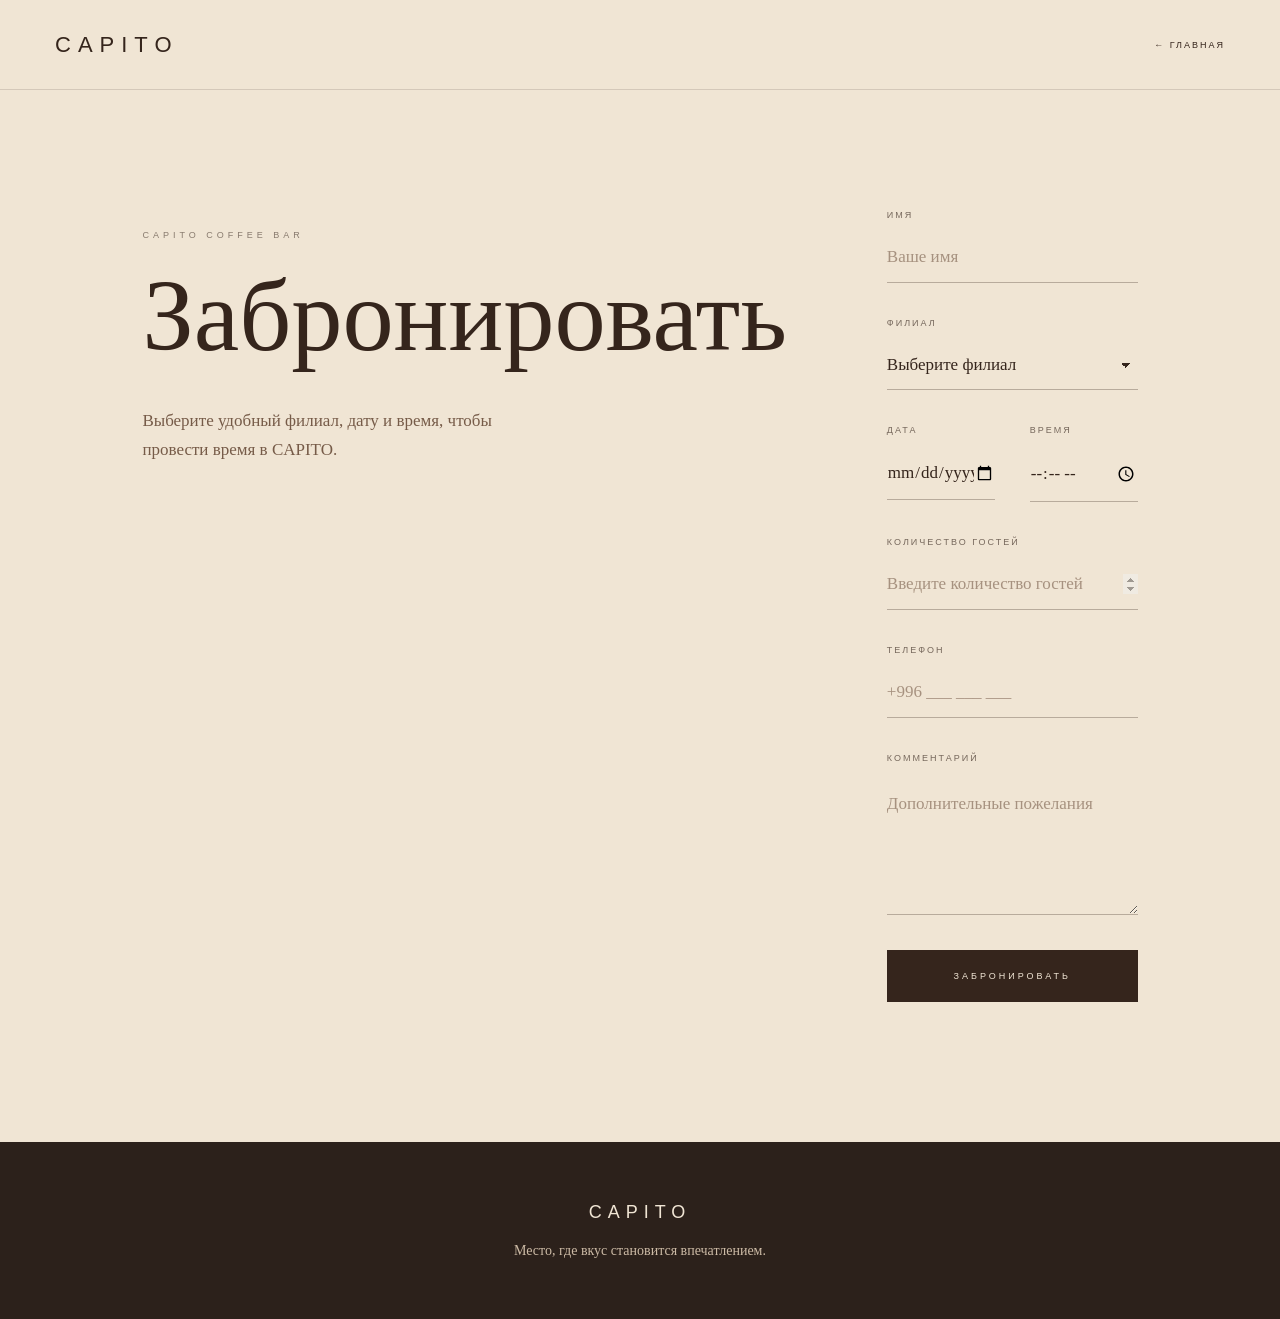
<file: booking.html>
<!DOCTYPE html>
<html lang="ru">

<head>
    <meta charset="UTF-8">
    <meta name="viewport" content="width=device-width, initial-scale=1.0">

    <title>CAPITO — Бронирование</title>

    <link rel="stylesheet" href="booking.css">
</head>

<body>

    <main class="booking-page">

    
        <header class="booking-header">

            <a href="index.html" class="booking-logo">
                CAPITO
            </a>

            <a href="index.html" class="booking-back">
                ← Главная
            </a>

        </header>


    
        <section class="booking">

        
            <div class="booking-intro">

                <span class="booking-label">
                    CAPITO COFFEE BAR
                </span>

                <h1>
                    Забронировать
                </h1>

                <p>
                    Выберите удобный филиал, дату и время,
                    чтобы провести время в CAPITO.
                </p>

            </div>


        
            <form class="booking-form">

            
                <div class="form-group">

                    <label for="name">
                        Имя
                    </label>

                    <input type="text" id="name" name="name" placeholder="Ваше имя" autocomplete="name" required>

                </div>


        
                <div class="form-group">

                    <label for="branch">
                        Филиал
                    </label>

                    <select id="branch" name="branch" required>

                        <option value="" disabled selected>
                            Выберите филиал
                        </option>

                        <option value="Байтик Баатыра, 1/4">
                            Байтик Баатыра, 1/4
                        </option>

                        <option value="Боконбаева, 103">
                            Боконбаева, 103
                        </option>

                        <option value="Токомбаева, 23/9">
                            Токомбаева, 23/9
                        </option>

                        <option value="Токомбаева, 43Б">
                            Токомбаева, 43Б
                        </option>

                        <option value="Турусбекова, 100">
                            Турусбекова, 100
                        </option>

                        <option value="Манаса, 49">
                            Манаса, 49
                        </option>

                        <option value="Тыналиева, 1/3">
                            Тыналиева, 1/3
                        </option>

                        <option value="Исанова, 41">
                            Исанова, 41
                        </option>

                        <option value="Абдумомунова, 221">
                            Абдумомунова, 221
                        </option>

                        <option value="Киевская, 148">
                            Киевская, 148
                        </option>

                        <option value="Горького, 1/2">
                            Горького, 1/2
                        </option>

                        <option value="Фрунзе, 282а">
                            Фрунзе, 282а
                        </option>

                        <option value="Чынгыза Айтматова, 3">
                            Чынгыза Айтматова, 3
                        </option>

                    </select>

                </div>


            
                <div class="form-row">

                    <div class="form-group">

                        <label for="date">
                            Дата
                        </label>

                        <input type="date" id="date" name="date" required>

                    </div>


                    <div class="form-group">

                        <label for="time">
                            Время
                        </label>

                        <input type="time" id="time" name="time" required>

                    </div>

                </div>


    
                <div class="form-group">

                    <label for="guests">
                        Количество гостей
                    </label>

                    <input type="number" id="guests" name="guests" placeholder="Введите количество гостей" min="1"
                        max="50" inputmode="numeric" required>

                </div>


             
                <div class="form-group">

                    <label for="phone">
                        Телефон
                    </label>

                    <input type="tel" id="phone" name="phone" placeholder="+996 ___ ___ ___" autocomplete="tel"
                        inputmode="tel" required>

                </div>


    
                <div class="form-group">

                    <label for="comment">
                        Комментарий
                    </label>

                    <textarea id="comment" name="comment" placeholder="Дополнительные пожелания" rows="4"></textarea>

                </div>


            
                <button type="submit" class="booking-button">
                    Забронировать
                </button>

            </form>

        </section>


        <footer class="booking-footer">

            <span class="booking-footer-logo">
                CAPITO
            </span>

            <p>
                Место, где вкус становится впечатлением.
            </p>

        </footer>

    </main>


    <script>

        const form = document.querySelector(".booking-form");

        form.addEventListener("submit", function (event) {

            event.preventDefault();

            const branch = document.querySelector("#branch").value;

            alert(
                "Спасибо! Ваша заявка на бронирование отправлена.\n\n" +
                "Филиал: " + branch
            );

            form.reset();

        });

    </script>

</body>

</html>
</file>
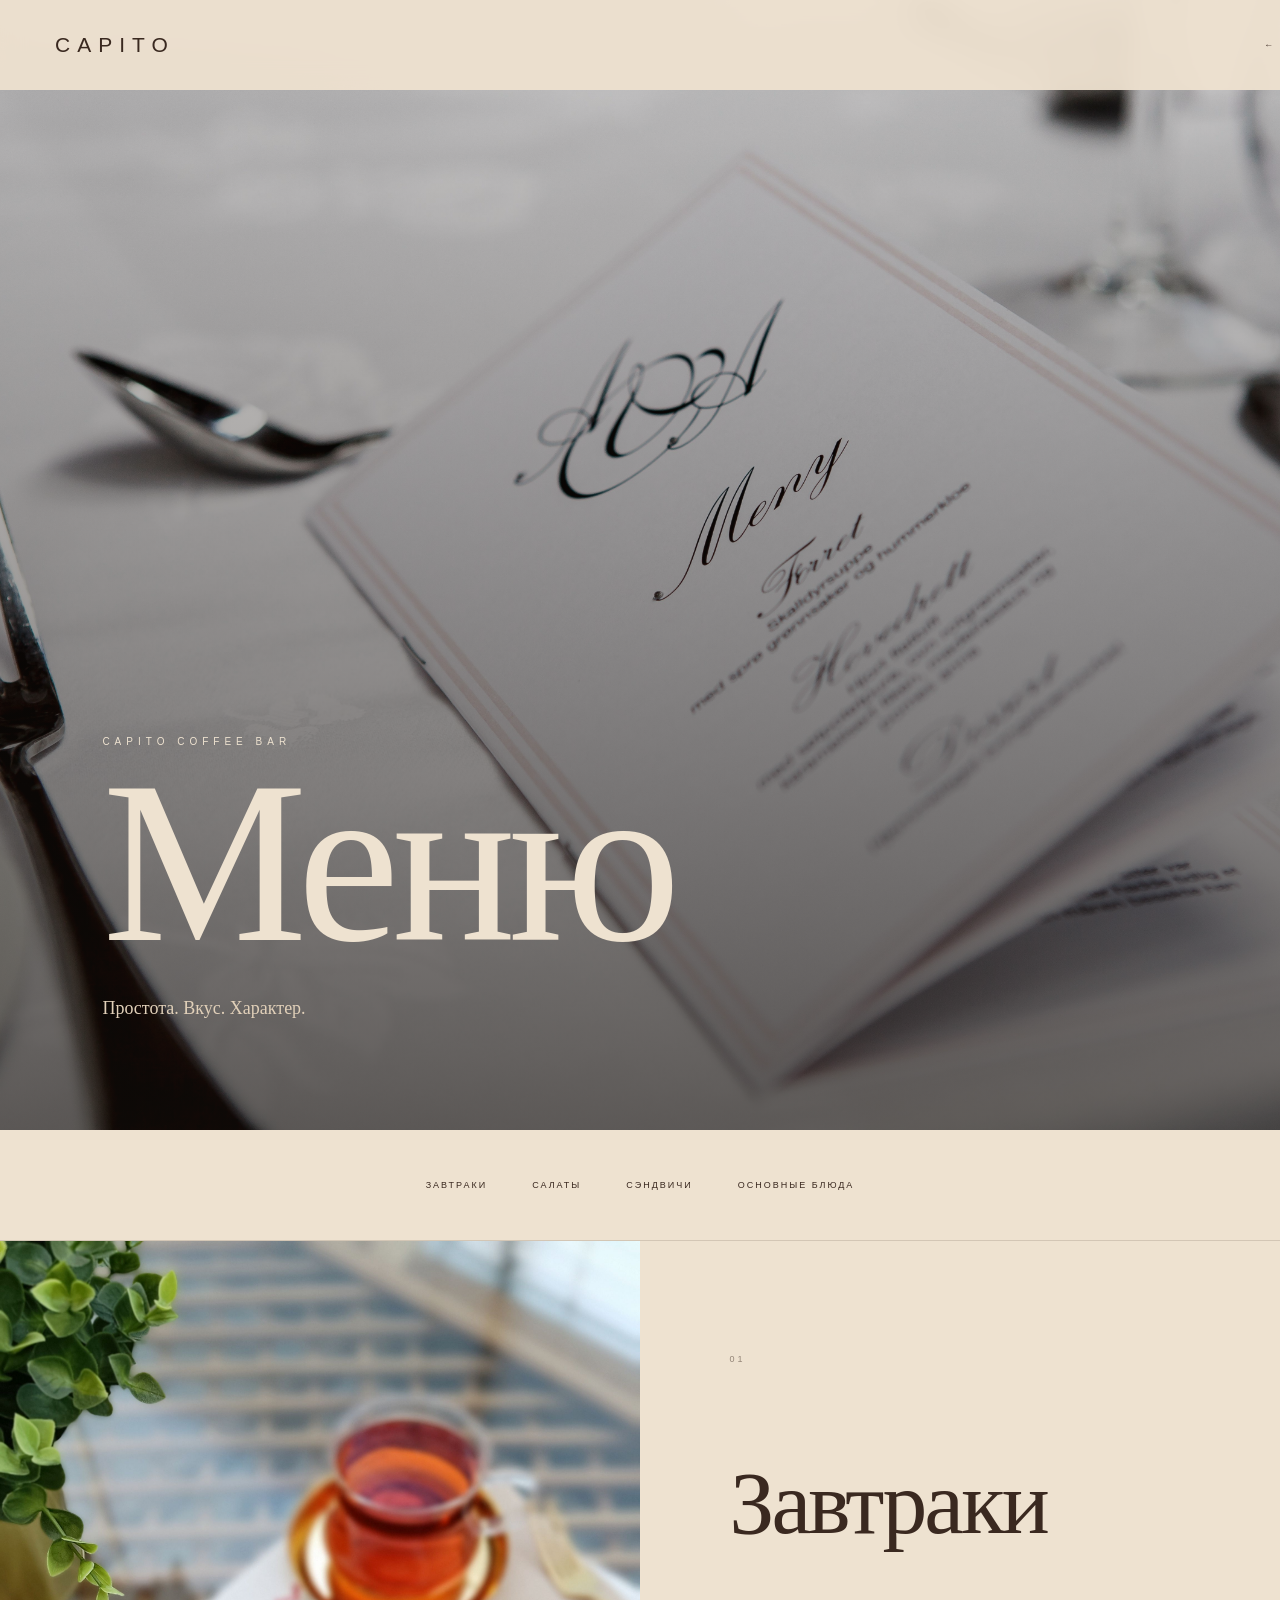
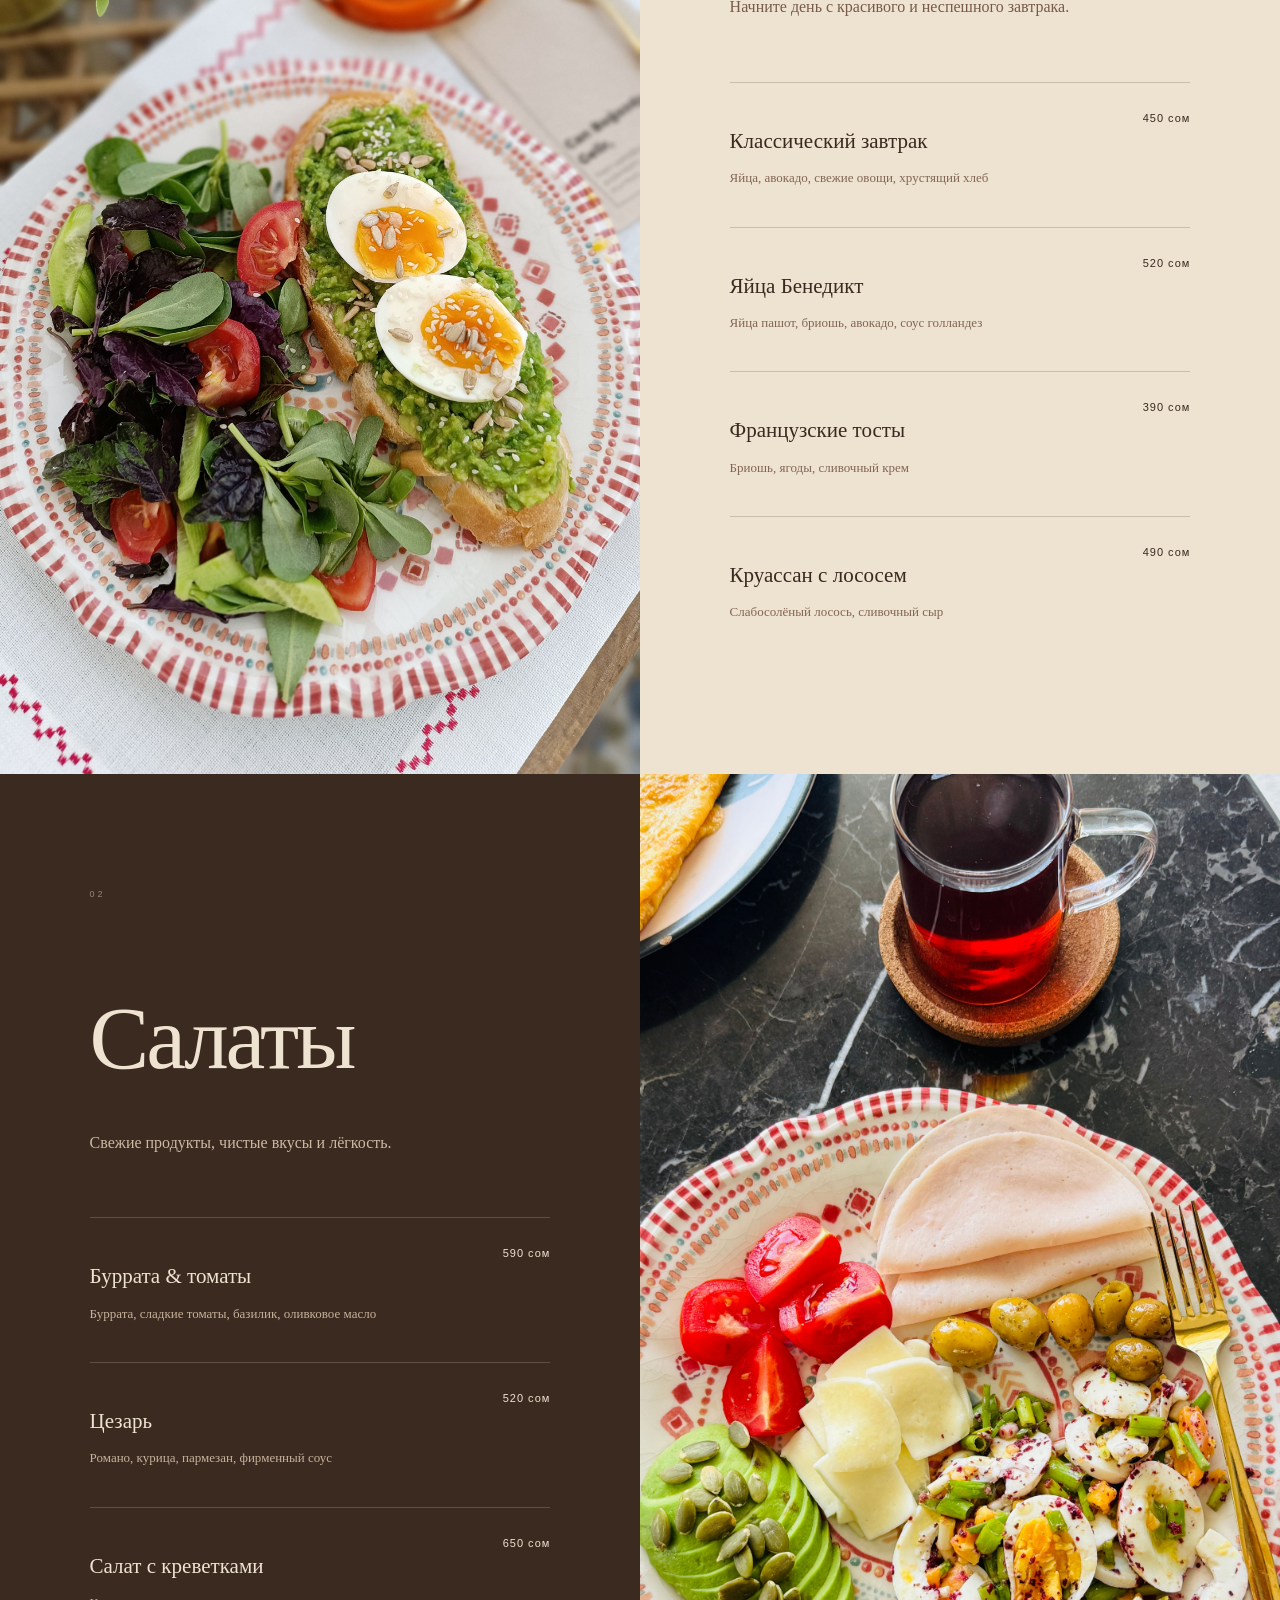
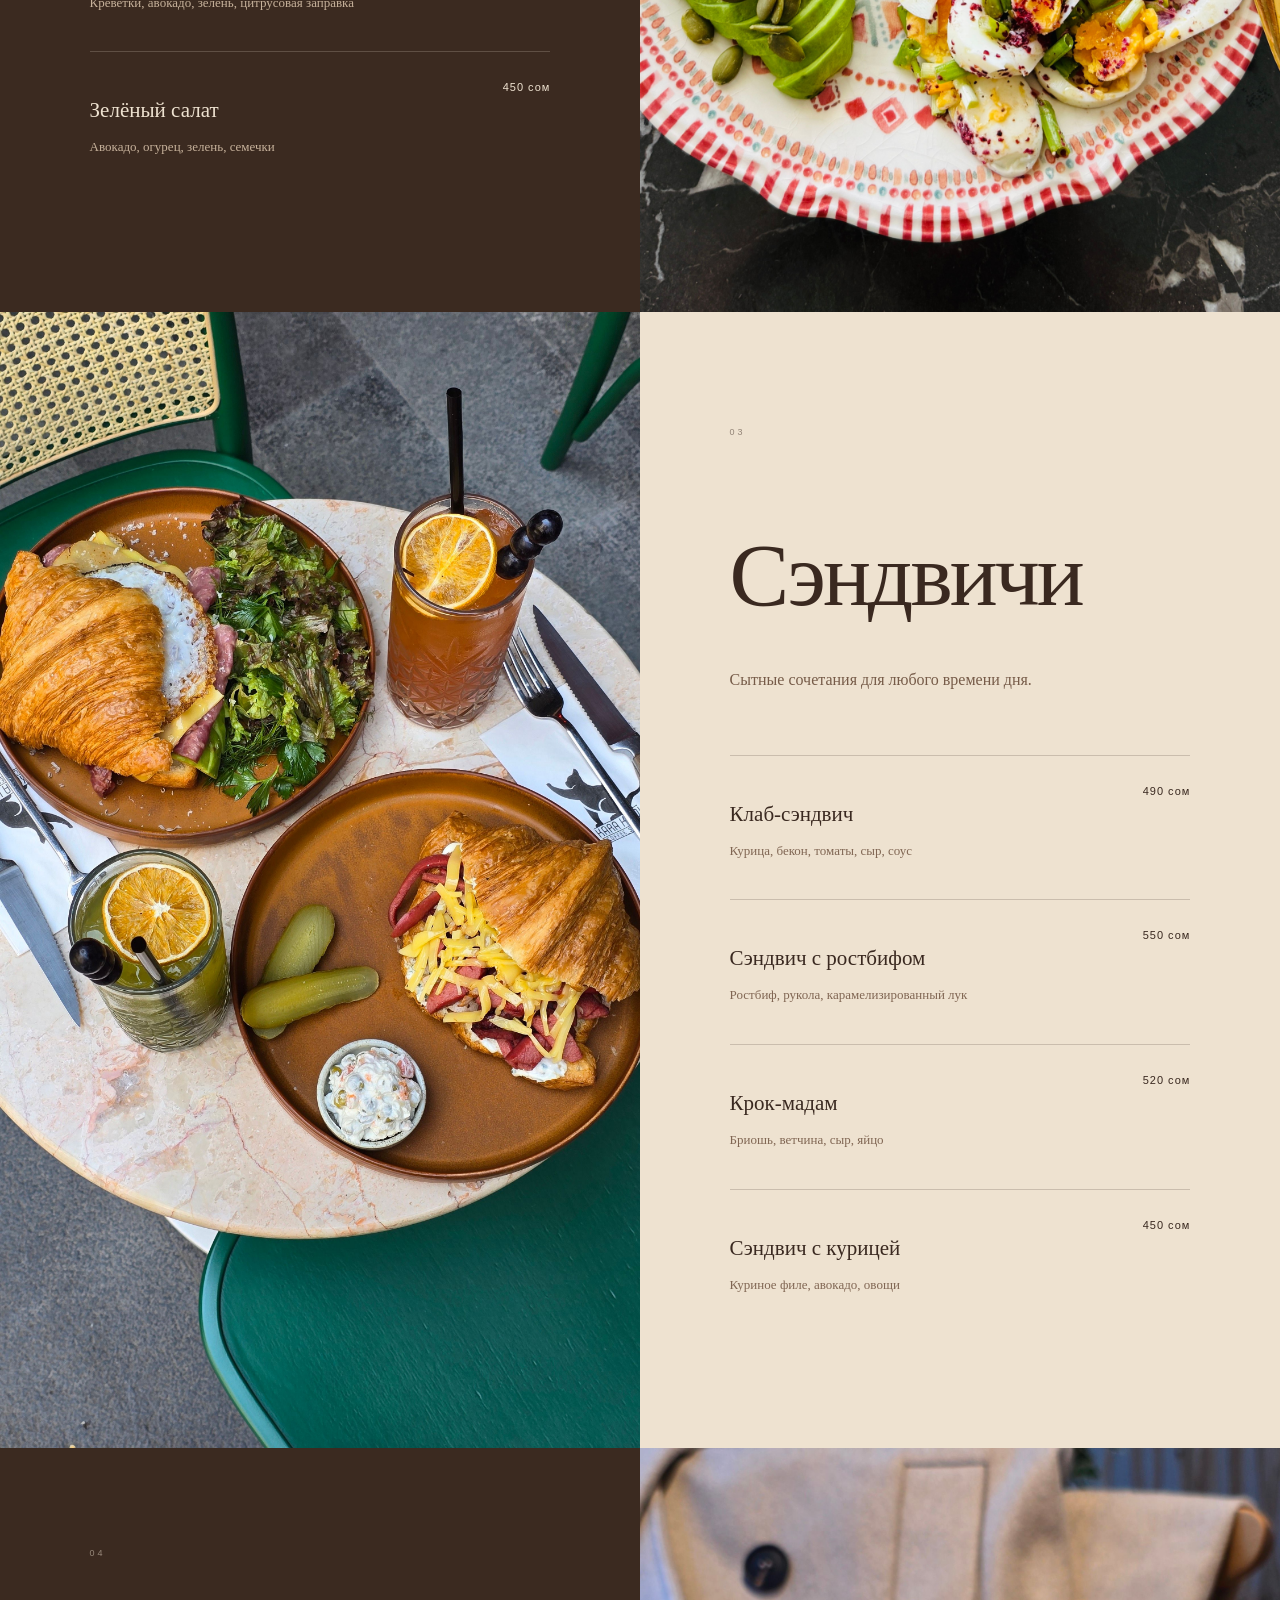
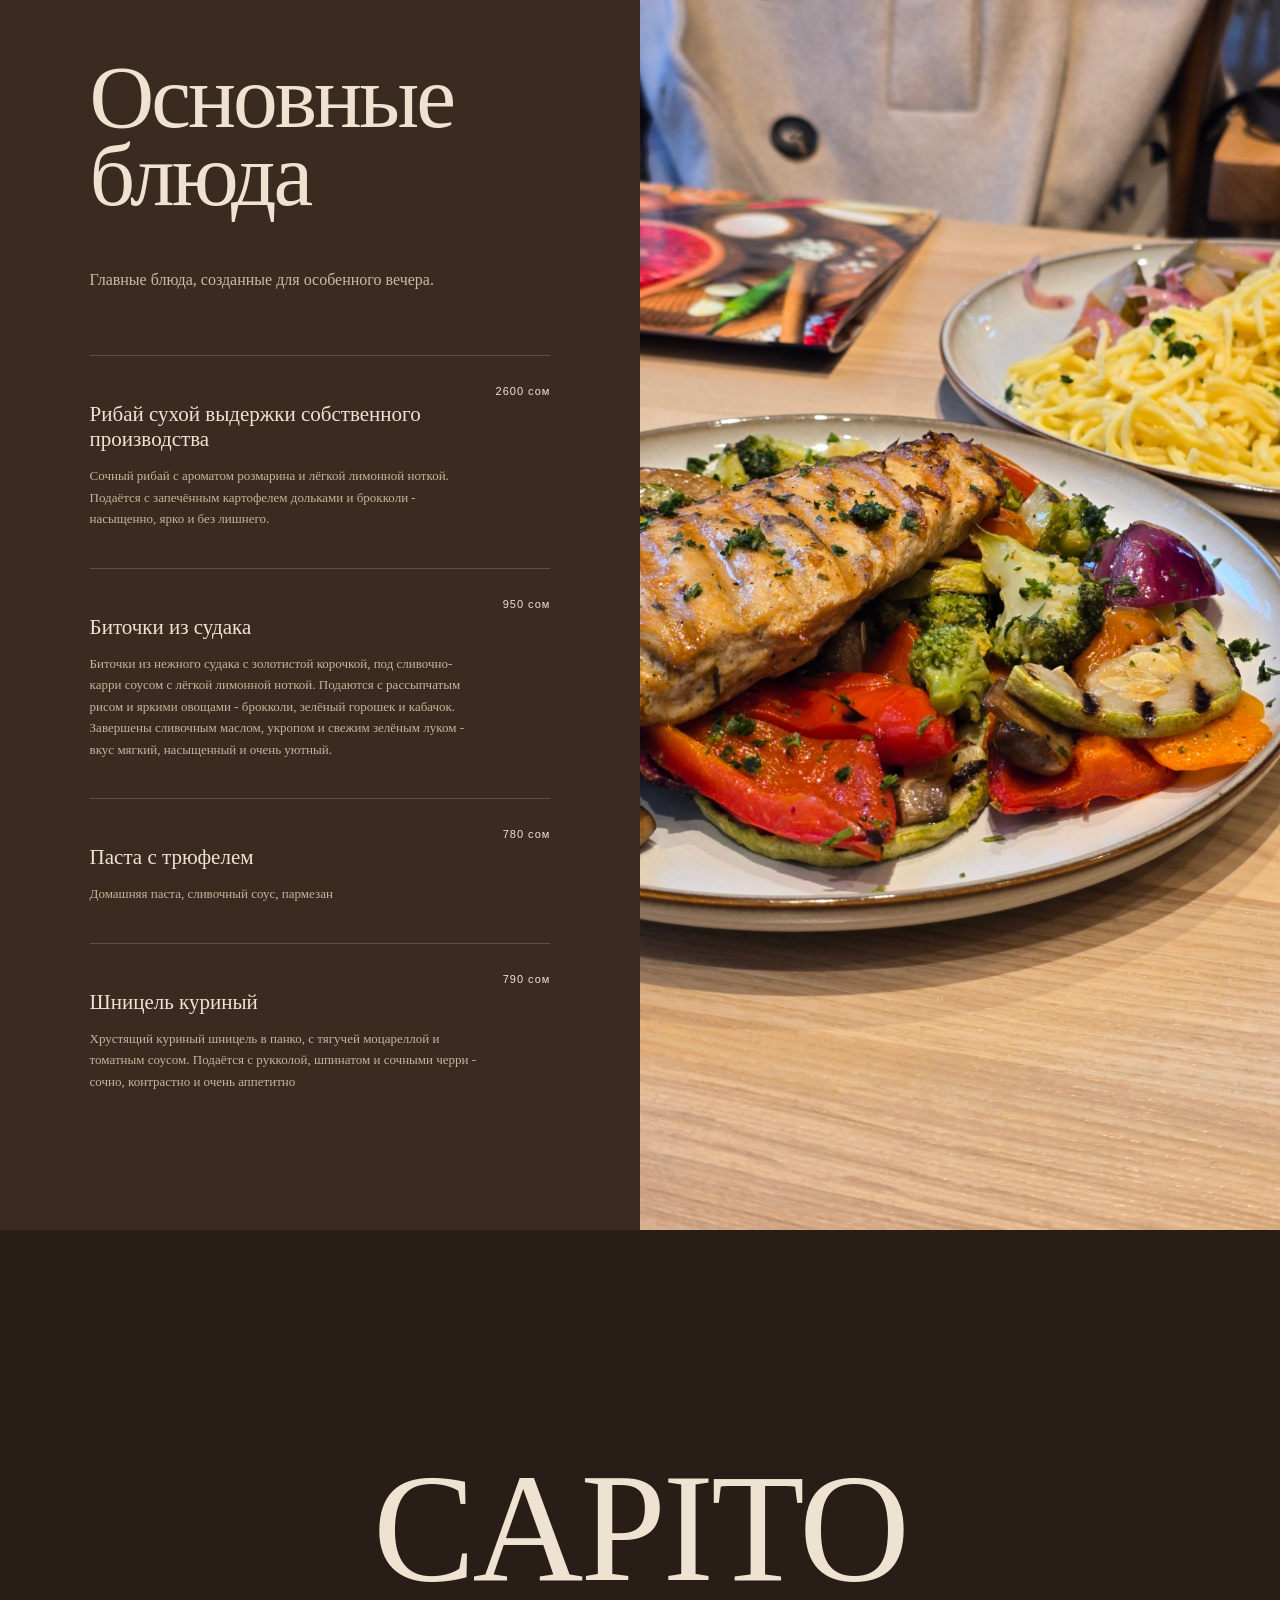
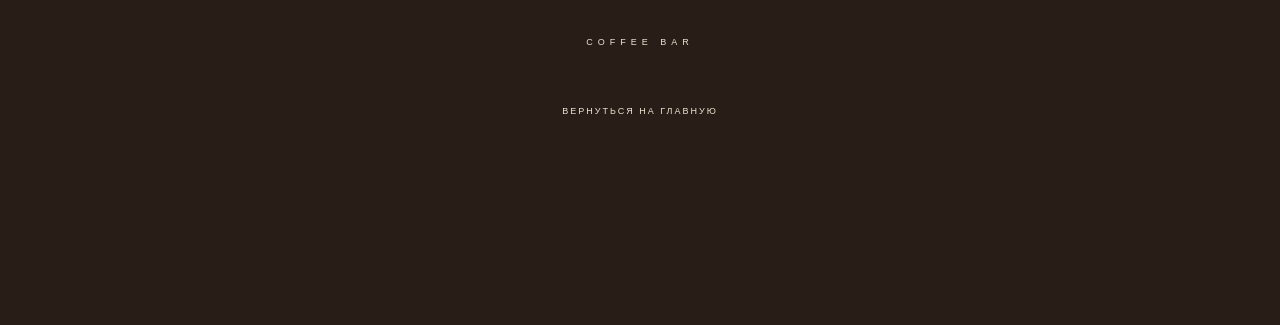
<file: menu.html>
<!DOCTYPE html>
<html lang="ru">

<head>
    <meta charset="UTF-8">

    <meta name="viewport" content="width=device-width, initial-scale=1.0">

    <title>CAPITO — Меню</title>

    <link rel="stylesheet" href="stylem.css">
</head>


<body class="menu-page">


    <header class="menu-header">

        <a href="index.html" class="menu-logo">
            CAPITO
        </a>

        <a href="index.html" class="menu-back">
            ← Главная
        </a>

    </header>



    <section class="menu-hero">

        <div class="menu-hero__content">

            <div class="menu-hero__small">
                CAPITO COFFEE BAR
            </div>

            <h1>Меню</h1>

            <p>
                Простота. Вкус. Характер.
            </p>

        </div>

        <div class="menu-hero__image">
            <img src="menu-main.jpg" alt="Блюдо CAPITO">
        </div>
        <div class="menu-scroll">
            <span>SCROLL</span>
            <i></i>
        </div>

    </section>



    <nav class="menu-nav">

        <a href="#breakfast">
            Завтраки
        </a>

        <a href="#salads">
            Салаты
        </a>

        <a href="#sandwiches">
            Сэндвичи
        </a>

        <a href="#main">
            Основные блюда
        </a>

    </nav>


    <section class="menu-category" id="breakfast">

        <div class="category-photo">


            <img src="breakfast.jpg" alt="Завтраки CAPITO">

        </div>


        <div class="category-content">

            <div class="category-number">
                01
            </div>

            <h2>
                Завтраки
            </h2>

            <p class="category-description">
                Начните день с красивого
                и неспешного завтрака.
            </p>


            <div class="dishes">


                <div class="dish">

                    <div>
                        <h3>
                            Классический завтрак
                        </h3>

                        <p>
                            Яйца, авокадо,
                            свежие овощи,
                            хрустящий хлеб
                        </p>
                    </div>

                    <span>
                        450 сом
                    </span>

                </div>


                <div class="dish">

                    <div>
                        <h3>
                            Яйца Бенедикт
                        </h3>

                        <p>
                            Яйца пашот,
                            бриошь, авокадо,
                            соус голландез
                        </p>
                    </div>

                    <span>
                        520 сом
                    </span>

                </div>


                <div class="dish">

                    <div>
                        <h3>
                            Французские тосты
                        </h3>

                        <p>
                            Бриошь, ягоды,
                            сливочный крем
                        </p>
                    </div>

                    <span>
                        390 сом
                    </span>

                </div>


                <div class="dish">

                    <div>
                        <h3>
                            Круассан с лососем
                        </h3>

                        <p>
                            Слабосолёный лосось,
                            сливочный сыр
                        </p>
                    </div>

                    <span>
                        490 сом
                    </span>

                </div>


            </div>

        </div>

    </section>



    <section class="menu-category menu-category--reverse" id="salads">

        <div class="category-photo">


            <img src="salads.jpg" alt="Салаты CAPITO">

        </div>


        <div class="category-content">

            <div class="category-number">
                02
            </div>

            <h2>
                Салаты
            </h2>

            <p class="category-description">
                Свежие продукты,
                чистые вкусы и лёгкость.
            </p>


            <div class="dishes">


                <div class="dish">

                    <div>

                        <h3>
                            Буррата & томаты
                        </h3>

                        <p>
                            Буррата, сладкие томаты,
                            базилик, оливковое масло
                        </p>

                    </div>

                    <span>
                        590 сом
                    </span>

                </div>


                <div class="dish">

                    <div>

                        <h3>
                            Цезарь
                        </h3>

                        <p>
                            Романо, курица,
                            пармезан, фирменный соус
                        </p>

                    </div>

                    <span>
                        520 сом
                    </span>

                </div>


                <div class="dish">

                    <div>

                        <h3>
                            Салат с креветками
                        </h3>

                        <p>
                            Креветки, авокадо,
                            зелень, цитрусовая заправка
                        </p>

                    </div>

                    <span>
                        650 сом
                    </span>

                </div>


                <div class="dish">

                    <div>

                        <h3>
                            Зелёный салат
                        </h3>

                        <p>
                            Авокадо, огурец,
                            зелень, семечки
                        </p>

                    </div>

                    <span>
                        450 сом
                    </span>

                </div>


            </div>

        </div>

    </section>

    <section class="menu-category" id="sandwiches">

        <div class="category-photo">


            <img src="sandwiches.jpg" alt="Сэндвичи CAPITO">

        </div>


        <div class="category-content">

            <div class="category-number">
                03
            </div>

            <h2>
                Сэндвичи
            </h2>

            <p class="category-description">
                Сытные сочетания
                для любого времени дня.
            </p>


            <div class="dishes">


                <div class="dish">

                    <div>

                        <h3>
                            Клаб-сэндвич
                        </h3>

                        <p>
                            Курица, бекон,
                            томаты, сыр, соус
                        </p>

                    </div>

                    <span>
                        490 сом
                    </span>

                </div>


                <div class="dish">

                    <div>

                        <h3>
                            Сэндвич с ростбифом
                        </h3>

                        <p>
                            Ростбиф, рукола,
                            карамелизированный лук
                        </p>

                    </div>

                    <span>
                        550 сом
                    </span>

                </div>


                <div class="dish">

                    <div>

                        <h3>
                            Крок-мадам
                        </h3>

                        <p>
                            Бриошь, ветчина,
                            сыр, яйцо
                        </p>

                    </div>

                    <span>
                        520 сом
                    </span>

                </div>


                <div class="dish">

                    <div>

                        <h3>
                            Сэндвич с курицей
                        </h3>

                        <p>
                            Куриное филе,
                            авокадо, овощи
                        </p>

                    </div>

                    <span>
                        450 сом
                    </span>

                </div>


            </div>

        </div>

    </section>




    <section class="menu-category menu-category--reverse" id="main">

        <div class="category-photo">

            <img src="main-dishes.jpg" alt="Основные блюда CAPITO">

        </div>


        <div class="category-content">

            <div class="category-number">
                04
            </div>

            <h2>
                Основные блюда
            </h2>

            <p class="category-description">
                Главные блюда,
                созданные для особенного вечера.
            </p>


            <div class="dishes">


                <div class="dish">

                    <div>

                        <h3>
                            Рибай сухой выдержки собственного производства
                        </h3>

                        <p>
                            Сочный рибай с ароматом розмарина и лёгкой лимонной ноткой. Подаётся с запечённым картофелем
                            дольками и брокколи - насыщенно, ярко и без лишнего.


                        </p>

                    </div>

                    <span>
                        2600 сом
                    </span>

                </div>


                <div class="dish">

                    <div>

                        <h3>
                            Биточки из судака
                        </h3>

                        <p>
                            Биточки из нежного судака с золотистой корочкой, под сливочно-карри соусом с лёгкой лимонной
                            ноткой. Подаются с рассыпчатым рисом и яркими овощами - брокколи, зелёный горошек и кабачок.
                            Завершены сливочным маслом, укропом и свежим зелёным луком - вкус мягкий, насыщенный и очень
                            уютный.


                        </p>

                    </div>

                    <span>
                        950 сом
                    </span>

                </div>


                <div class="dish">

                    <div>

                        <h3>
                            Паста с трюфелем
                        </h3>

                        <p>
                            Домашняя паста,
                            сливочный соус, пармезан
                        </p>

                    </div>

                    <span>
                        780 сом
                    </span>

                </div>


                <div class="dish">

                    <div>

                        <h3>
                            Шницель куриный
                        </h3>

                        <p>
                            Хрустящий куриный шницель в панко, с тягучей моцареллой и томатным соусом. Подаётся с
                            рукколой, шпинатом и сочными черри - сочно, контрастно и очень аппетитно
                        </p>

                    </div>

                    <span>
                        790 сом
                    </span>

                </div>


            </div>

        </div>

    </section>



    <footer class="menu-footer">

        <div class="footer-logo">
            CAPITO
        </div>

        <p>
            COFFEE BAR
        </p>

        <a href="index.html">
            Вернуться на главную
        </a>

    </footer>


</body>

</html>
</file>
<file: booking.css>
* {
    margin: 0;
    padding: 0;
    box-sizing: border-box;
}

img,
input,
textarea,
select,
button {
    max-width: 100%;
}

html {
    width: 100%;
    overflow-x: hidden;
    scroll-behavior: smooth;
}

body {
    width: 100%;
    min-height: 100vh;
    margin: 0;

    overflow-x: hidden;

    background: #f0e5d4;
    color: #35251c;

    font-family:
        Georgia,
        "Times New Roman",
        serif;
}

a {
    color: inherit;
    text-decoration: none;
}

.booking-page {
    width: 100%;
    min-height: 100vh;

    display: flex;
    flex-direction: column;
}



.booking-header {
    width: 100%;
    height: 90px;

    padding: 0 55px;

    display: flex;
    align-items: center;
    justify-content: space-between;

    border-bottom: 1px solid rgba(53, 37, 28, 0.15);
}

.booking-logo {
    font-family: Arial, sans-serif;

    font-size: 22px;
    letter-spacing: 7px;

    white-space: nowrap;
}

.booking-back {
    font-family: Arial, sans-serif;

    font-size: 9px;
    letter-spacing: 2px;

    text-transform: uppercase;

    white-space: nowrap;

    transition: opacity 0.3s ease;
}

.booking-back:hover {
    opacity: 0.55;
}



.booking {
    width: 100%;
    max-width: 1200px;

    margin: 0 auto;

    padding: 120px 8vw 140px;

    display: grid;

    grid-template-columns: 1fr 1fr;

    gap: 100px;
}



.booking-intro {
    padding-top: 20px;
}

.booking-intro span {
    display: block;

    font-family: Arial, sans-serif;

    font-size: 9px;
    letter-spacing: 4px;

    opacity: 0.55;
}

.booking-intro h1 {
    margin-top: 30px;

    font-size: clamp(65px, 8vw, 120px);

    font-weight: 400;

    line-height: 0.9;
}

.booking-intro p {
    max-width: 380px;

    margin-top: 45px;

    font-size: 17px;

    line-height: 1.7;

    color: #765b48;
}


.booking-form {
    width: 100%;
    max-width: 520px;
}



.form-group {
    width: 100%;

    margin-bottom: 35px;
}

.form-group label {
    display: block;

    margin-bottom: 12px;

    font-family: Arial, sans-serif;

    font-size: 9px;
    letter-spacing: 2px;

    text-transform: uppercase;

    opacity: 0.65;
}



.form-group input,
.form-group select,
.form-group textarea {

    display: block;

    width: 100%;
    max-width: 100%;
    min-width: 0;

    padding: 15px 0;

    border: none;

    border-bottom: 1px solid rgba(53, 37, 28, 0.3);

    outline: none;

    background: transparent;

    color: #35251c;

    font-family:
        Georgia,
        "Times New Roman",
        serif;

    font-size: 17px;

    transition: border-color 0.3s ease;
}

.form-group input:focus,
.form-group select:focus,
.form-group textarea:focus {
    border-bottom-color: #35251c;
}

.form-group input::placeholder,
.form-group textarea::placeholder {
    color: #765b48;

    opacity: 0.6;
}


.form-group select {
    cursor: pointer;

    appearance: none;
    -webkit-appearance: none;

    padding-right: 30px;

    background-image:
        linear-gradient(45deg,
            transparent 50%,
            #35251c 50%),
        linear-gradient(135deg,
            #35251c 50%,
            transparent 50%);

    background-position:
        calc(100% - 12px) 52%,
        calc(100% - 7px) 52%;

    background-size:
        5px 5px,
        5px 5px;

    background-repeat: no-repeat;
}

.form-group select option {
    background: #f0e5d4;
    color: #35251c;

    font-family:
        Georgia,
        "Times New Roman",
        serif;
}



#guests {
    width: 100%;
    max-width: 100%;

    appearance: textfield;
    -moz-appearance: textfield;
}

#guests::-webkit-inner-spin-button,
#guests::-webkit-outer-spin-button {
    opacity: 0.5;
}



.form-group textarea {
    resize: vertical;

    min-height: 100px;

    line-height: 1.6;
}



.form-row {
    width: 100%;
    max-width: 100%;

    display: grid;

    grid-template-columns:
        minmax(0, 1fr) minmax(0, 1fr);

    gap: 35px;
}

.form-row .form-group {
    min-width: 0;
}

.form-group input[type="date"],
.form-group input[type="time"] {
    width: 100%;
    min-width: 0;
}


.booking-button {
    display: flex;

    align-items: center;
    justify-content: center;

    width: 100%;
    max-width: 100%;

    margin-top: 15px;

    padding: 20px 30px;

    border: 1px solid #35251c;

    background: #35251c;

    color: #f0e5d4;

    font-family: Arial, sans-serif;

    font-size: 9px;

    letter-spacing: 3px;

    text-transform: uppercase;

    cursor: pointer;

    transition:
        background 0.3s ease,
        color 0.3s ease;
}

.booking-button:hover {
    background: transparent;

    color: #35251c;
}


.booking-footer {
    width: 100%;

    margin-top: auto;

    padding: 60px 55px;

    background: #2c211b;

    color: #f0e5d4;

    text-align: center;
}

.booking-footer span {
    font-family: Arial, sans-serif;

    font-size: 18px;

    letter-spacing: 6px;
}

.booking-footer p {
    margin-top: 20px;

    font-size: 14px;

    color: #cdbba6;
}


@media (max-width: 900px) {

    html,
    body {
        width: 100%;
        max-width: 100%;

        min-width: 0;

        overflow-x: hidden;
    }




    .booking-header {
        width: 100%;

        height: 70px;

        padding: 0 20px;

        display: flex;

        align-items: center;
        justify-content: space-between;
    }

    .booking-logo {
        font-size: 18px;

        letter-spacing: 5px;

        white-space: nowrap;
    }

    .booking-back {
        font-size: 8px;

        letter-spacing: 1.5px;

        white-space: nowrap;
    }




    .booking {
        display: block;

        width: 100%;
        max-width: 100%;

        margin: 0;

        padding: 75px 20px 90px;
    }



    .booking-intro {
        width: 100%;
        max-width: 100%;

        padding: 0;
    }

    .booking-intro span {
        display: block;

        font-size: 8px;

        letter-spacing: 3px;

        white-space: nowrap;
    }

    .booking-intro h1 {
        width: 100%;
        max-width: 100%;

        margin-top: 25px;

        font-size: clamp(50px, 15vw, 78px);

        font-weight: 400;

        line-height: 0.9;

        overflow-wrap: break-word;
        word-break: normal;
    }

    .booking-intro p {
        width: 100%;

        max-width: 340px;

        margin-top: 30px;

        font-size: 15px;

        line-height: 1.75;
    }



    .booking-form {
        width: 100%;
        max-width: 100%;

        margin-top: 60px;
    }




    .form-group {
        width: 100%;

        min-width: 0;

        margin-bottom: 28px;
    }

    .form-group label {
        display: block;

        margin-bottom: 10px;

        font-size: 8px;

        letter-spacing: 1.8px;

        white-space: nowrap;
    }


    /* INPUTS */

    .form-group input,
    .form-group select,
    .form-group textarea {

        display: block;

        width: 100%;
        max-width: 100%;
        min-width: 0;

        padding: 13px 0;

        border-radius: 0;

        font-size: 16px;
    }

    .form-group input::placeholder,
    .form-group textarea::placeholder {
        font-size: 14px;
    }




    .form-group select {
        font-size: 15px;

        padding-right: 25px;
    }



    .form-row {
        width: 100%;
        max-width: 100%;

        min-width: 0;

        display: grid;

        grid-template-columns:
            minmax(0, 1fr) minmax(0, 1fr);

        gap: 15px;
    }

    .form-row .form-group {
        min-width: 0;
    }

    .form-row input {
        width: 100%;

        min-width: 0;
    }

    .form-group input[type="date"],
    .form-group input[type="time"] {

        width: 100%;

        min-width: 0;

        font-size: 14px;
    }

    #guests {
        width: 100%;

        max-width: 100%;

        min-width: 0;

        font-size: 16px;
    }


   

    #phone {
        width: 100%;

        max-width: 100%;

        min-width: 0;
    }




    .form-group textarea {

        width: 100%;

        max-width: 100%;

        min-height: 110px;

        line-height: 1.5;

        resize: vertical;
    }


    .booking-button {

        display: flex;

        align-items: center;
        justify-content: center;

        width: 100%;

        max-width: 100%;

        min-height: 55px;

        margin-top: 5px;

        padding: 18px 15px;

        font-size: 8px;

        letter-spacing: 2.5px;

        white-space: nowrap;
    }




    .booking-footer {

        width: 100%;

        max-width: 100%;

        padding: 50px 20px 35px;

        text-align: center;
    }

    .booking-footer span {

        font-size: 17px;

        letter-spacing: 5px;
    }

    .booking-footer p {

        max-width: 100%;

        margin-top: 15px;

        font-size: 13px;

        line-height: 1.6;
    }
}



@media (max-width: 480px) {

    .booking-header {

        height: 65px;

        padding: 0 16px;
    }

    .booking-logo {

        font-size: 16px;

        letter-spacing: 4px;
    }

    .booking-back {

        font-size: 7px;

        letter-spacing: 1px;
    }


  

    .booking {

        padding: 65px 16px 75px;
    }



    .booking-intro h1 {

        font-size: clamp(48px, 15vw, 70px);
    }

    .booking-intro p {

        max-width: 300px;

        font-size: 14px;

        line-height: 1.7;
    }


   

    .booking-form {

        margin-top: 50px;
    }




    .form-group select {

        font-size: 14px;

        padding-right: 25px;
    }



    .form-row {

        gap: 12px;
    }

    .form-group input[type="date"],
    .form-group input[type="time"] {

        font-size: 13px;
    }




    .form-group input,
    .form-group select,
    .form-group textarea {

        font-size: 15px;
    }



    .booking-button {

        min-height: 54px;

        padding: 17px 10px;

        font-size: 7px;

        letter-spacing: 2px;
    }



    .booking-footer {

        padding: 42px 16px 30px;
    }

    .booking-footer span {

        font-size: 16px;

        letter-spacing: 4px;
    }

    .booking-footer p {

        font-size: 12px;
    }
}



@media (max-width: 360px) {

    .booking-header {

        padding: 0 14px;
    }

    .booking-logo {

        font-size: 15px;

        letter-spacing: 3px;
    }

    .booking-back {

        font-size: 6.5px;
    }


    .booking {

        padding-left: 14px;

        padding-right: 14px;
    }


    .booking-intro h1 {

        font-size: 14.5vw;
    }


    .form-row {

        gap: 8px;
    }


    .form-group input[type="date"],
    .form-group input[type="time"] {

        font-size: 12px;
    }


    .form-group select {

        font-size: 13px;
    }


    .booking-button {

        font-size: 7px;

        letter-spacing: 1.5px;
    }


    .booking-footer {

        padding-left: 14px;

        padding-right: 14px;
    }
}
</file>
<file: stylem.css>
.menu-page {
    margin: 0;
    padding: 0;

    background: #eee2d0;
    color: #3a2920;

    overflow-x: hidden;
}


.menu-header {
    position: absolute;

    top: 0;
    left: 0;

    width: 100%;
    height: 90px;

    padding: 0 55px;

    display: flex;
    align-items: center;
    justify-content: space-between;

    z-index: 100;

    background: rgba(238, 226, 208, 0.94);

    backdrop-filter: blur(12px);
}


.menu-logo {
    font-family:
        Arial,
        sans-serif;

    color: #3a2920;

    font-size: 21px;

    letter-spacing: 7px;

    text-decoration: none;
}


.menu-back {
    font-family:
        Arial,
        sans-serif;

    color: #3a2920;

    font-size: 9px;

    letter-spacing: 2px;

    text-transform: uppercase;

    text-decoration: none;
}


.menu-hero {
    position: relative;

    width: 100%;

    height: 100vh;
    min-height: 700px;

    padding: 140px 8vw 90px;

    display: flex;

    align-items: flex-end;

    justify-content: flex-start;

    overflow: hidden;

    background: #281d17;

    color: #eee2d0;
}


.menu-hero__image {
    position: absolute;

    inset: 0;

    width: 100%;
    height: 100%;

    overflow: hidden;

    z-index: 0;

    background: #281d17;
}


.menu-hero__image::after {
    content: "";

    position: absolute;

    inset: 0;

    background:
        linear-gradient(to bottom,
            rgba(20, 14, 10, 0.15),
            rgba(20, 14, 10, 0.65));

    z-index: 1;

    pointer-events: none;
}


.menu-hero__image img {
    width: 100%;
    height: 100%;

    display: block;

    object-fit: cover;

    object-position: center;

    transition:
        transform 1.5s cubic-bezier(0.22,
            1,
            0.36,
            1);
}


.menu-hero:hover .menu-hero__image img {
    transform: scale(1.025);
}


.menu-hero__content {
    position: relative;

    z-index: 2;

    width: 100%;

    max-width: 1000px;
}


.menu-hero__small {
    font-family:
        Arial,
        sans-serif;

    font-size: 10px;

    letter-spacing: 5px;

    text-transform: uppercase;

    margin-bottom: 30px;

    color: #eee2d0;
}


.menu-hero h1 {
    margin: 0;

    font-size:
        clamp(100px,
            18vw,
            250px);

    font-weight: 400;

    line-height: 0.75;

    letter-spacing: -7px;

    color: #eee2d0;

    max-width: 100%;
}


.menu-hero p {
    margin-top: 45px;

    font-size: 18px;

    line-height: 1.5;

    color: #e1d0b9;

    max-width: 400px;
}



.menu-scroll {
    position: absolute;

    right: 8vw;
    bottom: 45px;

    z-index: 5;

    display: flex;

    flex-direction: column;

    align-items: center;

    gap: 12px;

    color: #eee2d0;
}


.menu-scroll span {
    font-family:
        Arial,
        sans-serif;

    font-size: 8px;

    letter-spacing: 3px;

    writing-mode: vertical-rl;

    opacity: 0.7;
}


.menu-scroll i {
    display: block;

    width: 1px;
    height: 55px;

    background: #eee2d0;

    opacity: 0.6;

    animation:
        scrollLine 1.8s ease-in-out infinite;
}


@keyframes scrollLine {

    0% {
        transform: scaleY(0);

        transform-origin: top;

        opacity: 0;
    }

    40% {
        transform: scaleY(1);

        transform-origin: top;

        opacity: 0.7;
    }

    70% {
        transform: scaleY(1);

        transform-origin: bottom;

        opacity: 0.7;
    }

    100% {
        transform: scaleY(0);

        transform-origin: bottom;

        opacity: 0;
    }
}


.menu-nav {
    position: relative;

    top: auto;

    z-index: 50;

    min-height: 70px;

    padding: 20px 8vw;

    display: flex;

    align-items: center;

    justify-content: center;

    gap: 45px;

    background: #eee2d0;

    border-bottom:
        1px solid rgba(58,
            41,
            32,
            0.15);
}


.menu-nav a {
    position: relative;

    font-family:
        Arial,
        sans-serif;

    color: #3a2920;

    font-size: 9px;

    letter-spacing: 2px;

    text-transform: uppercase;

    text-decoration: none;
}


.menu-nav a::after {
    content: "";

    position: absolute;

    left: 0;

    bottom: -7px;

    width: 0;

    height: 1px;

    background: #76523c;

    transition:
        width 0.3s ease;
}


.menu-nav a:hover::after {
    width: 100%;
}



.menu-category {
    min-height: 100vh;

    display: grid;

    grid-template-columns: 50% 50%;

    background: #eee2d0;
}


.menu-category--reverse {
    background: #3b2a20;

    color: #eee2d0;
}


.menu-category--reverse .category-content {
    order: 1;
}


.menu-category--reverse .category-photo {
    order: 2;
}



.category-photo {
    min-height: 100vh;

    overflow: hidden;

    background: #cdb99f;
}


.category-photo img {
    width: 100%;
    height: 100%;

    display: block;

    object-fit: cover;

    object-position: center;

    transition:
        transform 1.2s cubic-bezier(0.22,
            1,
            0.36,
            1);
}


.category-photo:hover img {
    transform: scale(1.04);
}


.category-content {
    min-width: 0;

    padding:
        100px 7vw;

    display: flex;

    flex-direction: column;

    justify-content: center;
}


.category-number {
    font-family:
        Arial,
        sans-serif;

    font-size: 9px;

    letter-spacing: 3px;

    opacity: 0.5;

    margin-bottom: 25px;
}


.category-content h2 {
    max-width: 650px;

    font-size:
        clamp(60px,
            7vw,
            115px);

    font-weight: 400;

    line-height: 0.88;

    letter-spacing: -3px;

    margin-bottom: 35px;
}


.category-description {
    max-width: 400px;

    font-size: 16px;

    line-height: 1.8;

    color: #765b48;

    margin-bottom: 60px;
}


.menu-category--reverse .category-description {
    color: #cdb9a3;
}



.dishes {
    width: 100%;

    max-width: 700px;
}


.dish {
    display: grid;

    grid-template-columns:
        1fr auto;

    gap: 25px;

    padding: 25px 0;

    border-top:
        1px solid rgba(58,
            41,
            32,
            0.2);

    transition:
        padding-left 0.3s ease;

    min-width: 0;
}


.menu-category--reverse .dish {
    border-color:
        rgba(238,
            226,
            208,
            0.2);
}


.dish:hover {
    padding-left: 10px;
}


.dish h3 {
    font-size: 21px;

    font-weight: 400;

    line-height: 1.2;

    margin-bottom: 8px;
}


.dish p {
    max-width: 400px;

    font-size: 13px;

    line-height: 1.65;

    color: #806653;
}


.menu-category--reverse .dish p {
    color: #c7b29b;
}


.dish span {
    font-family:
        Arial,
        sans-serif;

    font-size: 11px;

    letter-spacing: 1px;

    white-space: nowrap;

    padding-top: 4px;
}


.menu-footer {
    min-height: 55vh;

    padding:
        100px 8vw;

    display: flex;

    flex-direction: column;

    justify-content: center;

    align-items: center;

    text-align: center;

    background: #281d17;

    color: #eee2d0;
}


.footer-logo {
    font-size:
        clamp(70px,
            12vw,
            170px);

    font-weight: 400;

    letter-spacing: -3px;
}


.menu-footer p {
    margin-top: 20px;

    font-family:
        Arial,
        sans-serif;

    font-size: 9px;

    letter-spacing: 5px;
}


.menu-footer a {
    margin-top: 50px;

    color: #eee2d0;

    font-family:
        Arial,
        sans-serif;

    font-size: 9px;

    letter-spacing: 2px;

    text-transform: uppercase;

    text-decoration: none;
}


@media (max-width: 1000px) {

    .menu-category {
        grid-template-columns:
            45% 55%;
    }


    .category-content {
        padding:
            70px 5vw;
    }


    .category-content h2 {
        font-size: 8vw;
    }


    .menu-hero {
        padding:
            130px 6vw 80px;
    }


    .menu-hero h1 {
        font-size:
            clamp(90px,
                15vw,
                180px);
    }

}


@media (max-width: 700px) {


    .menu-header {
        position: absolute;

        height: 70px;

        padding:
            0 22px;
    }


    .menu-logo {
        font-size: 17px;

        letter-spacing: 5px;
    }


    .menu-back {
        font-size: 8px;
    }


    .menu-hero {
        min-height: 100svh;

        height: 100svh;

        padding:
            120px 25px 60px;

        display: flex;

        align-items: flex-start;

        justify-content: flex-end;
    }


    .menu-hero__content {
        width: 100%;

        padding-bottom: 10px;
    }


    .menu-hero__small {
        font-size: 8px;

        letter-spacing: 3px;

        margin-bottom: 20px;
    }


    .menu-hero h1 {
        font-size: 25vw;

        letter-spacing: -3px;

        line-height: 0.8;
    }


    .menu-hero p {
        font-size: 15px;

        margin-top: 30px;

        max-width: 100%;
    }


    .menu-hero__image {
        position: absolute;

        inset: 0;

        width: 100%;
        height: 100%;

        z-index: 0;
    }


    .menu-hero__image img {
        width: 100%;
        height: 100%;

        object-fit: cover;

        object-position: center;
    }


    .menu-scroll {
        right: 20px;

        bottom: 30px;
    }


    .menu-scroll span {
        font-size: 7px;
    }


    .menu-scroll i {
        height: 40px;
    }


    .menu-nav {
        position: relative;

        top: auto;

        justify-content:
            flex-start;

        overflow-x: auto;

        gap: 30px;

        padding:
            18px 22px;

        scrollbar-width: none;
    }


    .menu-nav::-webkit-scrollbar {
        display: none;
    }


    .menu-nav a {
        white-space: nowrap;
    }


    .menu-category {
        min-height: auto;

        display: flex;

        flex-direction: column;
    }


    .menu-category--reverse .category-photo {
        order: 1;
    }


    .menu-category--reverse .category-content {
        order: 2;
    }


    .category-photo {
        width: 100%;

        height: 65vh;

        min-height: 450px;

        flex-shrink: 0;
    }


    .category-photo img {
        width: 100%;
        height: 100%;

        object-fit: cover;
    }


    .category-content {
        padding:
            80px 25px 90px;
    }


    .category-content h2 {
        font-size: 18vw;

        letter-spacing: -2px;

        margin-bottom: 30px;
    }


    .category-description {
        font-size: 15px;

        margin-bottom: 45px;
    }


    .dish {
        grid-template-columns:
            1fr auto;

        gap: 15px;

        padding:
            25px 0;
    }


    .dish h3 {
        font-size: 19px;
    }


    .dish p {
        font-size: 12px;
    }


    .dish span {
        font-size: 10px;
    }



    .menu-footer {
        min-height: 45vh;

        padding:
            80px 25px;
    }


    .footer-logo {
        font-size: 20vw;
    }

}
</file>
